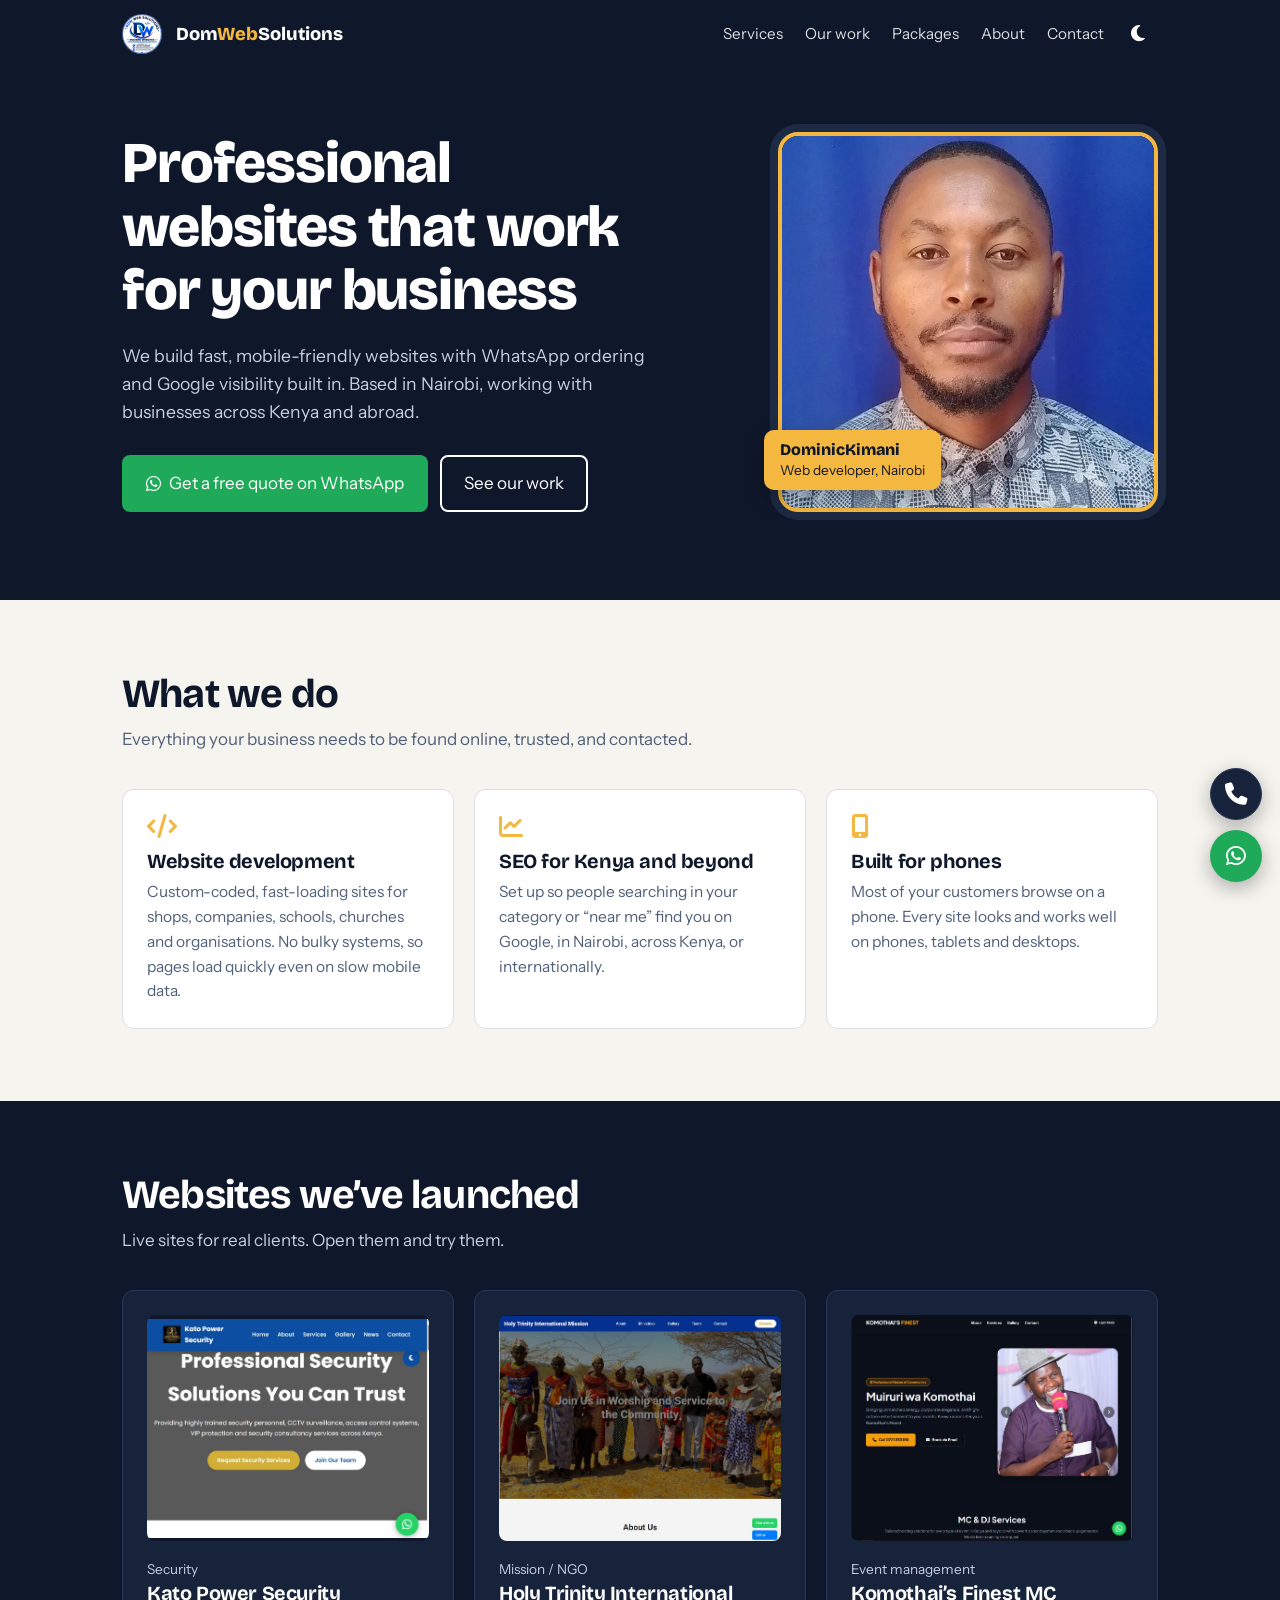
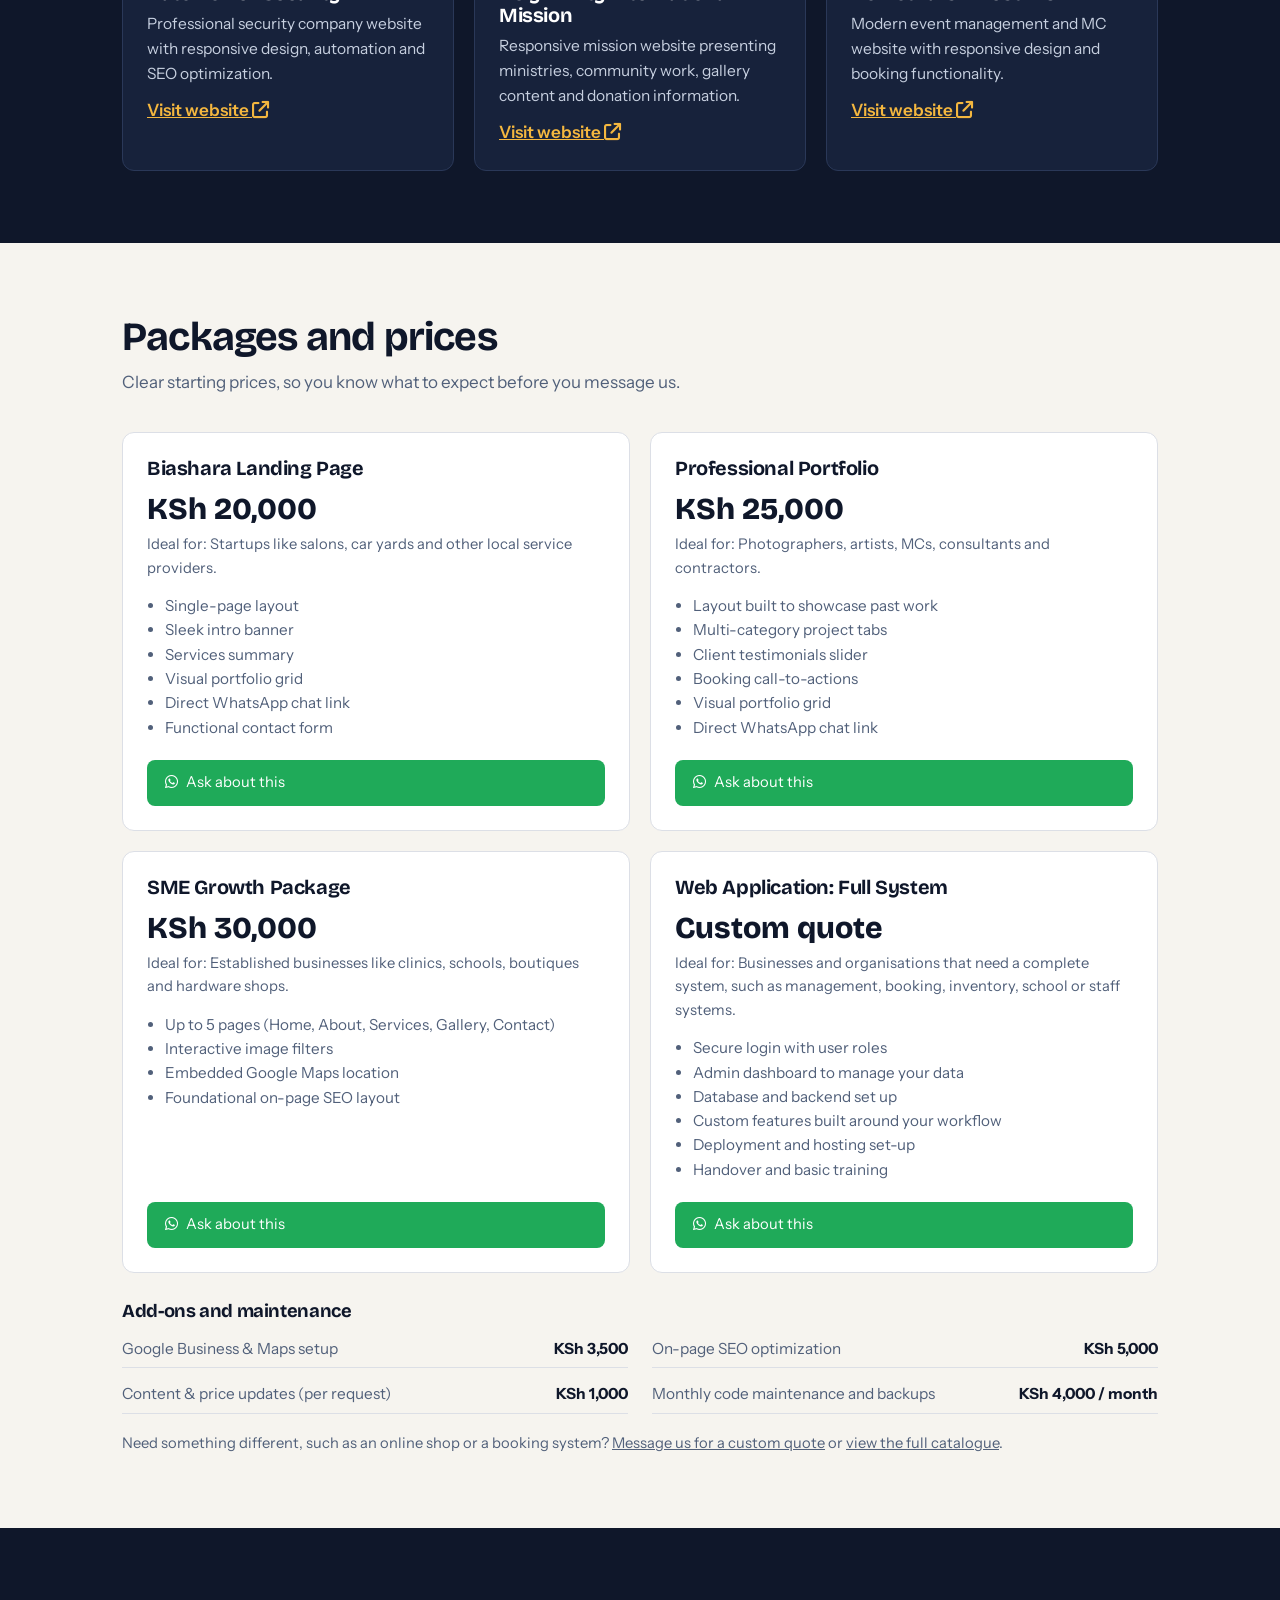
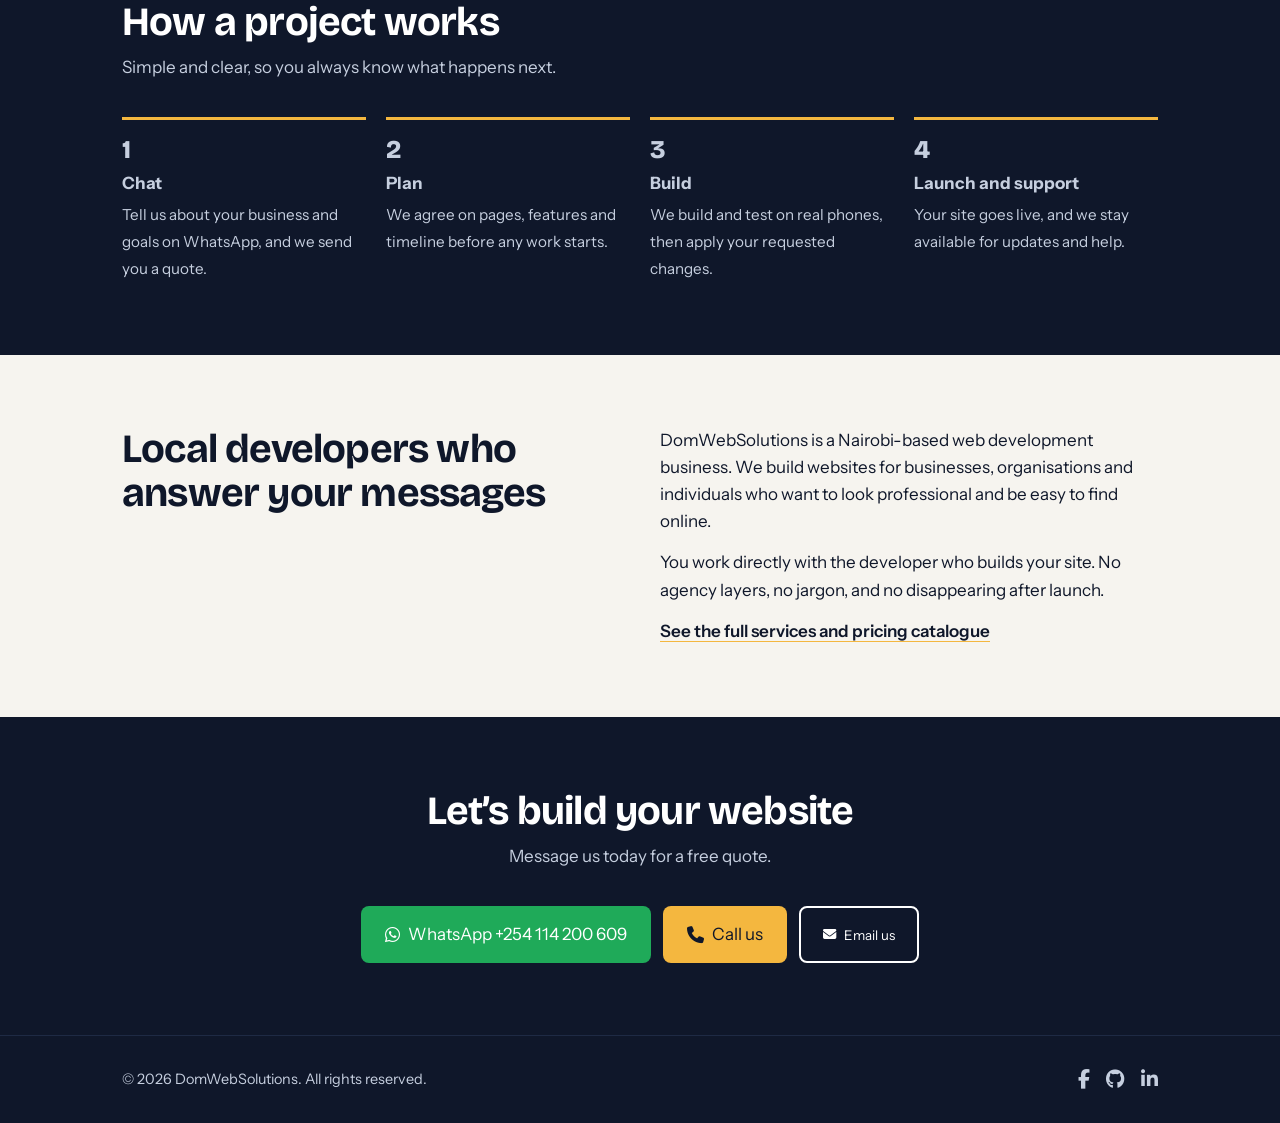
<file: index.html>
<!doctype html>
<html lang="en-KE" data-theme="light">
<head>
<meta charset="UTF-8" />
<meta name="viewport" content="width=device-width, initial-scale=1.0" />
<title>Web Design & SEO in Kenya | DomWebSolutions</title>
<meta name="description" content="DomWebSolutions builds fast, mobile-friendly websites for Kenyan businesses that turn visitors into WhatsApp orders and calls. Web design, SEO and support. Get a free quote." />
<link rel="canonical" href="https://domwebsolutions.online/" />
<meta property="og:title" content="DomWebSolutions | Websites that bring Kenyan businesses customers" />
<meta property="og:description" content="Fast, mobile-friendly websites and SEO for businesses in Kenya and worldwide." />
<meta property="og:type" content="website" />
<meta property="og:image" content="https://domwebsolutions.online/images/og-image.jpg" />
<meta name="theme-color" content="#0f172a" />
<link rel="icon" href="images/favicon.webp" type="image/webp" sizes="96x96" />
<link rel="apple-touch-icon" href="images/favicon.webp" />
<script>(function(){try{document.documentElement.setAttribute('data-theme',localStorage.getItem('theme')||'light')}catch(e){}})();</script>
<link rel="preconnect" href="https://fonts.googleapis.com" />
<link rel="preconnect" href="https://fonts.gstatic.com" crossorigin />
<link href="https://fonts.googleapis.com/css2?family=Bricolage+Grotesque:wght@600;800&family=Instrument+Sans:wght@400;500;600&display=swap" rel="stylesheet" />
<link rel="stylesheet" href="styles/general.css" />
<link rel="stylesheet" href="https://cdnjs.cloudflare.com/ajax/libs/font-awesome/6.7.2/css/all.min.css" />
<script type="application/ld+json">{"@context":"https://schema.org","@type":"ProfessionalService","name":"DomWebSolutions","url":"https://domwebsolutions.online/","telephone":"+254114200609","email":"domwebservices@gmail.com","areaServed":["Kenya","Worldwide"],"description":"Web development, responsive design and SEO for businesses in Kenya and worldwide."}</script>
</head>
<body>
<header class="navbar"><div class="container nav-container">
<img class="header-logo" src="images/domweblogo.webp" alt="DomWebSolutions logo" width="40" height="40" />
<a href="index.html" class="logo">Dom<span>Web</span>Solutions</a>
<nav class="nav-menu" id="nav-menu" aria-label="Main">
<a href="index.html#services" class="nav-link">Services</a>
<a href="index.html#portfolio" class="nav-link">Our work</a>
<a href="index.html#packages" class="nav-link">Packages</a>
<a href="index.html#about" class="nav-link">About</a>
<a href="index.html#contact" class="nav-link">Contact</a>
</nav>
<button id="theme-toggle" aria-label="Toggle dark and light mode"><i class="fa-solid fa-moon"></i></button>
<button id="mobile-menu-btn" class="mobile-menu-btn" aria-label="Toggle navigation menu" aria-controls="nav-menu"><i class="fa-solid fa-bars"></i></button>
</div></header>
<main>

<section id="hero" class="hero"><div class="container hero-content">
<div>
<h1>Professional websites that work for your business</h1>
<p>We build fast, mobile-friendly websites with WhatsApp ordering and Google visibility built in. Based in Nairobi, working with businesses across Kenya and abroad.</p>
<div class="hero-buttons">
<a class="btn btn-wa" href="https://wa.me/254114200609?text=Hello%20DomWebSolutions%2C%20I%20would%20like%20a%20quote%20for%20a%20website." target="_blank" rel="noopener noreferrer"><i class="fa-brands fa-whatsapp"></i> Get a free quote on WhatsApp</a>
<a class="btn btn-ghost" href="#portfolio">See our work</a>
</div></div>
<figure class="hero-photo">
<img src="images/founder.webp" alt="Founder of DomWebSolutions, web developer in Nairobi" width="380" height="380" fetchpriority="high" decoding="async" />
<figcaption><strong>DominicKimani</strong><span>Web developer, Nairobi</span></figcaption>
</figure>
</div></div></section>

<section id="services"><div class="container">
<h2>What we do</h2>
<p class="lead">Everything your business needs to be found online, trusted, and contacted.</p>
<div class="grid">
<div class="card"><i class="fa-solid fa-code"></i><h3>Website development</h3><p>Custom-coded, fast-loading sites for shops, companies, schools, churches and organisations. No bulky systems, so pages load quickly even on slow mobile data.</p></div>
<div class="card"><i class="fa-solid fa-chart-line"></i><h3>SEO for Kenya and beyond</h3><p>Set up so people searching in your category or “near me” find you on Google, in Nairobi, across Kenya, or internationally.</p></div>
<div class="card"><i class="fa-solid fa-mobile-screen-button"></i><h3>Built for phones</h3><p>Most of your customers browse on a phone. Every site looks and works well on phones, tablets and desktops.</p></div>
</div></div></section>

<section id="portfolio" class="dark"><div class="container">
<h2>Websites we’ve launched</h2>
<p class="lead">Live sites for real clients. Open them and try them.</p>
<div class="grid"><div class="card work"><img src="images/katopower.webp" alt="Kato Power Security website" loading="lazy" decoding="async" width="640" height="512" /><span class="tag">Security</span><h3>Kato Power Security</h3><p>Professional security company website with responsive design, automation and SEO optimization.</p><a class="v" href="https://katopowersecurity.com/" target="_blank" rel="noopener noreferrer">Visit website <i class="fa-solid fa-arrow-up-right-from-square"></i></a></div><div class="card work"><img src="images/holy trinity.webp" alt="Holy Trinity International Mission website" loading="lazy" decoding="async" width="640" height="512" /><span class="tag">Mission / NGO</span><h3>Holy Trinity International Mission</h3><p>Responsive mission website presenting ministries, community work, gallery content and donation information.</p><a class="v" href="https://holytrinityinternationalmission.org/" target="_blank" rel="noopener noreferrer">Visit website <i class="fa-solid fa-arrow-up-right-from-square"></i></a></div><div class="card work"><img src="images/komothai.webp" alt="Komothai’s Finest MC website" loading="lazy" decoding="async" width="640" height="512" /><span class="tag">Event management</span><h3>Komothai’s Finest MC</h3><p>Modern event management and MC website with responsive design and booking functionality.</p><a class="v" href="https://komothaifinestmc.site/" target="_blank" rel="noopener noreferrer">Visit website <i class="fa-solid fa-arrow-up-right-from-square"></i></a></div></div></div></section>

<section id="packages"><div class="container">
<h2>Packages and prices</h2>
<p class="lead">Clear starting prices, so you know what to expect before you message us.</p>
<div class="grid pkgs"><div class="card pkg"><h3>Biashara Landing Page</h3><div class="price">KSh 20,000</div><p class="ideal">Ideal for: Startups like salons, car yards and other local service providers.</p><ul><li>Single-page layout</li><li>Sleek intro banner</li><li>Services summary</li><li>Visual portfolio grid</li><li>Direct WhatsApp chat link</li><li>Functional contact form</li></ul><a class="btn btn-wa btn-sm" href="https://wa.me/254114200609?text=Hello%20DomWebSolutions%2C%20I%20am%20interested%20in%20the%20Biashara%20Landing%20Page%20(KSh%2015%2C000)." target="_blank" rel="noopener noreferrer"><i class="fa-brands fa-whatsapp"></i> Ask about this</a></div><div class="card pkg"><h3>Professional Portfolio</h3><div class="price">KSh 25,000</div><p class="ideal">Ideal for: Photographers, artists, MCs, consultants and contractors.</p><ul><li>Layout built to showcase past work</li><li>Multi-category project tabs</li><li>Client testimonials slider</li><li>Booking call-to-actions</li><li>Visual portfolio grid</li><li>Direct WhatsApp chat link</li></ul><a class="btn btn-wa btn-sm" href="https://wa.me/254114200609?text=Hello%20DomWebSolutions%2C%20I%20am%20interested%20in%20the%20Professional%20Portfolio%20(KSh%2020%2C000)." target="_blank" rel="noopener noreferrer"><i class="fa-brands fa-whatsapp"></i> Ask about this</a></div><div class="card pkg"><h3>SME Growth Package</h3><div class="price">KSh 30,000</div><p class="ideal">Ideal for: Established businesses like clinics, schools, boutiques and hardware shops.</p><ul><li>Up to 5 pages (Home, About, Services, Gallery, Contact)</li><li>Interactive image filters</li><li>Embedded Google Maps location</li><li>Foundational on-page SEO layout</li></ul><a class="btn btn-wa btn-sm" href="https://wa.me/254114200609?text=Hello%20DomWebSolutions%2C%20I%20am%20interested%20in%20the%20SME%20Growth%20Package%20(KSh%2025%2C000)." target="_blank" rel="noopener noreferrer"><i class="fa-brands fa-whatsapp"></i> Ask about this</a></div><div class="card pkg"><h3>Web Application: Full System</h3><div class="price">Custom quote</div><p class="ideal">Ideal for: Businesses and organisations that need a complete system, such as management, booking, inventory, school or staff systems.</p><ul><li>Secure login with user roles</li><li>Admin dashboard to manage your data</li><li>Database and backend set up</li><li>Custom features built around your workflow</li><li>Deployment and hosting set-up</li><li>Handover and basic training</li></ul><a class="btn btn-wa btn-sm" href="https://wa.me/254114200609?text=Hello%20DomWebSolutions%2C%20I%20am%20interested%20in%20the%20Web%20Application%20Full%20System%20package." target="_blank" rel="noopener noreferrer"><i class="fa-brands fa-whatsapp"></i> Ask about this</a></div></div>
<div class="addons"><h3>Add-ons and maintenance</h3><ul><li><span>Google Business & Maps setup</span><b>KSh 3,500</b></li><li><span>On-page SEO optimization</span><b>KSh 5,000</b></li><li><span>Content & price updates (per request)</span><b>KSh 1,000</b></li><li><span>Monthly code maintenance and backups</span><b>KSh 4,000 / month</b></li></ul></div>
<p class="note">Need something different, such as an online shop or a booking system? <a href="https://wa.me/254114200609?text=Hello%20DomWebSolutions%2C%20I%20need%20a%20custom%20website%20quote." target="_blank" rel="noopener noreferrer">Message us for a custom quote</a> or <a href="catalogue.html">view the full catalogue</a>.</p>
</div></section>

<section class="dark"><div class="container">
<h2>How a project works</h2>
<p class="lead">Simple and clear, so you always know what happens next.</p>
<ol class="steps">
<li><b>Chat</b><span>Tell us about your business and goals on WhatsApp, and we send you a quote.</span></li>
<li><b>Plan</b><span>We agree on pages, features and timeline before any work starts.</span></li>
<li><b>Build</b><span>We build and test on real phones, then apply your requested changes.</span></li>
<li><b>Launch and support</b><span>Your site goes live, and we stay available for updates and help.</span></li>
</ol></div></section>

<section id="about" class="about"><div class="container about-container">
<h2>Local developers who answer your messages</h2>
<div>
<p>DomWebSolutions is a Nairobi-based web development business. We build websites for businesses, organisations and individuals who want to look professional and be easy to find online.</p>
<p>You work directly with the developer who builds your site. No agency layers, no jargon, and no disappearing after launch.</p>
<p><a href="catalogue.html">See the full services and pricing catalogue</a></p>
</div></div></section>

<section id="contact" class="contact dark"><div class="container">
<h2>Let’s build your website</h2>
<p class="lead">Message us today for a free quote.</p>
<div class="contact-buttons">
<a class="btn btn-wa" href="https://wa.me/254114200609?text=Hello%20DomWebSolutions%2C%20I%20would%20like%20a%20quote%20for%20a%20website." target="_blank" rel="noopener noreferrer"><i class="fa-brands fa-whatsapp"></i> WhatsApp +254 114 200 609</a>
<a class="btn btn-gold" href="tel:+254114200609"><i class="fa-solid fa-phone"></i> Call us</a>
<button type="button" class="btn btn-ghost" id="email-link" aria-expanded="false" aria-controls="compose"><i class="fa-solid fa-envelope"></i> Email us</button>
</div>
<div id="compose" class="compose" hidden>
<form id="compose-form" class="contact-form" novalidate>
<button type="button" id="compose-close" class="email-form-close" aria-label="Close email panel">&times;</button>
<h3>Write your message</h3>
<label>Your name<input type="text" id="c-name" autocomplete="name" placeholder="e.g. Jane Wanjiku" required /></label>
<label>What do you need?
<select id="c-topic">
<option>Website quote</option><option>Web application / full system</option><option>SEO and Google visibility</option><option>Website maintenance</option><option>Something else</option>
</select></label>
<label>Message<textarea id="c-message" rows="5" placeholder="Tell us about your business and what you need" required></textarea></label>
<button type="submit" class="btn btn-wa" id="compose-send"><i class="fa-solid fa-paper-plane"></i> <span id="compose-send-label">Send</span></button>
<p id="compose-status" class="compose-status" role="status" aria-live="polite"></p>
</form>
<div id="compose-thanks" class="compose-thanks" role="status" aria-live="polite" hidden><i class="fa-solid fa-circle-check"></i><h3>Thank you!</h3><p>Your message is ready in your email. Press Send there to complete it.</p></div>
</div>
</div></section>
</main>
<footer class="footer"><div class="container footer-content">
<p>&copy; 2026 DomWebSolutions. All rights reserved.</p>
<div class="social-links">
<a href="https://www.facebook.com/profile.php?id=61593359211666&__tn__=%3C%3C*F" target="_blank" rel="noopener noreferrer" aria-label="Facebook"><i class="fa-brands fa-facebook-f"></i></a>
<a href="https://github.com/domgit2017" target="_blank" rel="noopener noreferrer" aria-label="GitHub"><i class="fa-brands fa-github"></i></a>
<a href="https://ke.linkedin.com/in/dominic-kimani-03234b9b" target="_blank" rel="noopener noreferrer" aria-label="LinkedIn"><i class="fa-brands fa-linkedin-in"></i></a>
</div></div></footer>
<div class="floating-actions">
<a href="tel:+254114200609" class="floating-btn phone-btn" aria-label="Call DomWebSolutions"><i class="fa-solid fa-phone"></i></a>
<a href="https://wa.me/254114200609?text=Hello%20DomWebSolutions%2C%20I%20would%20like%20to%20inquire%20about%20your%20web%20development%20services." class="floating-btn whatsapp-btn" target="_blank" rel="noopener noreferrer" aria-label="Chat with DomWebSolutions on WhatsApp"><i class="fa-brands fa-whatsapp"></i></a>
</div>
<script src="scripts/general.js"></script>
</body>
</html>
</file>
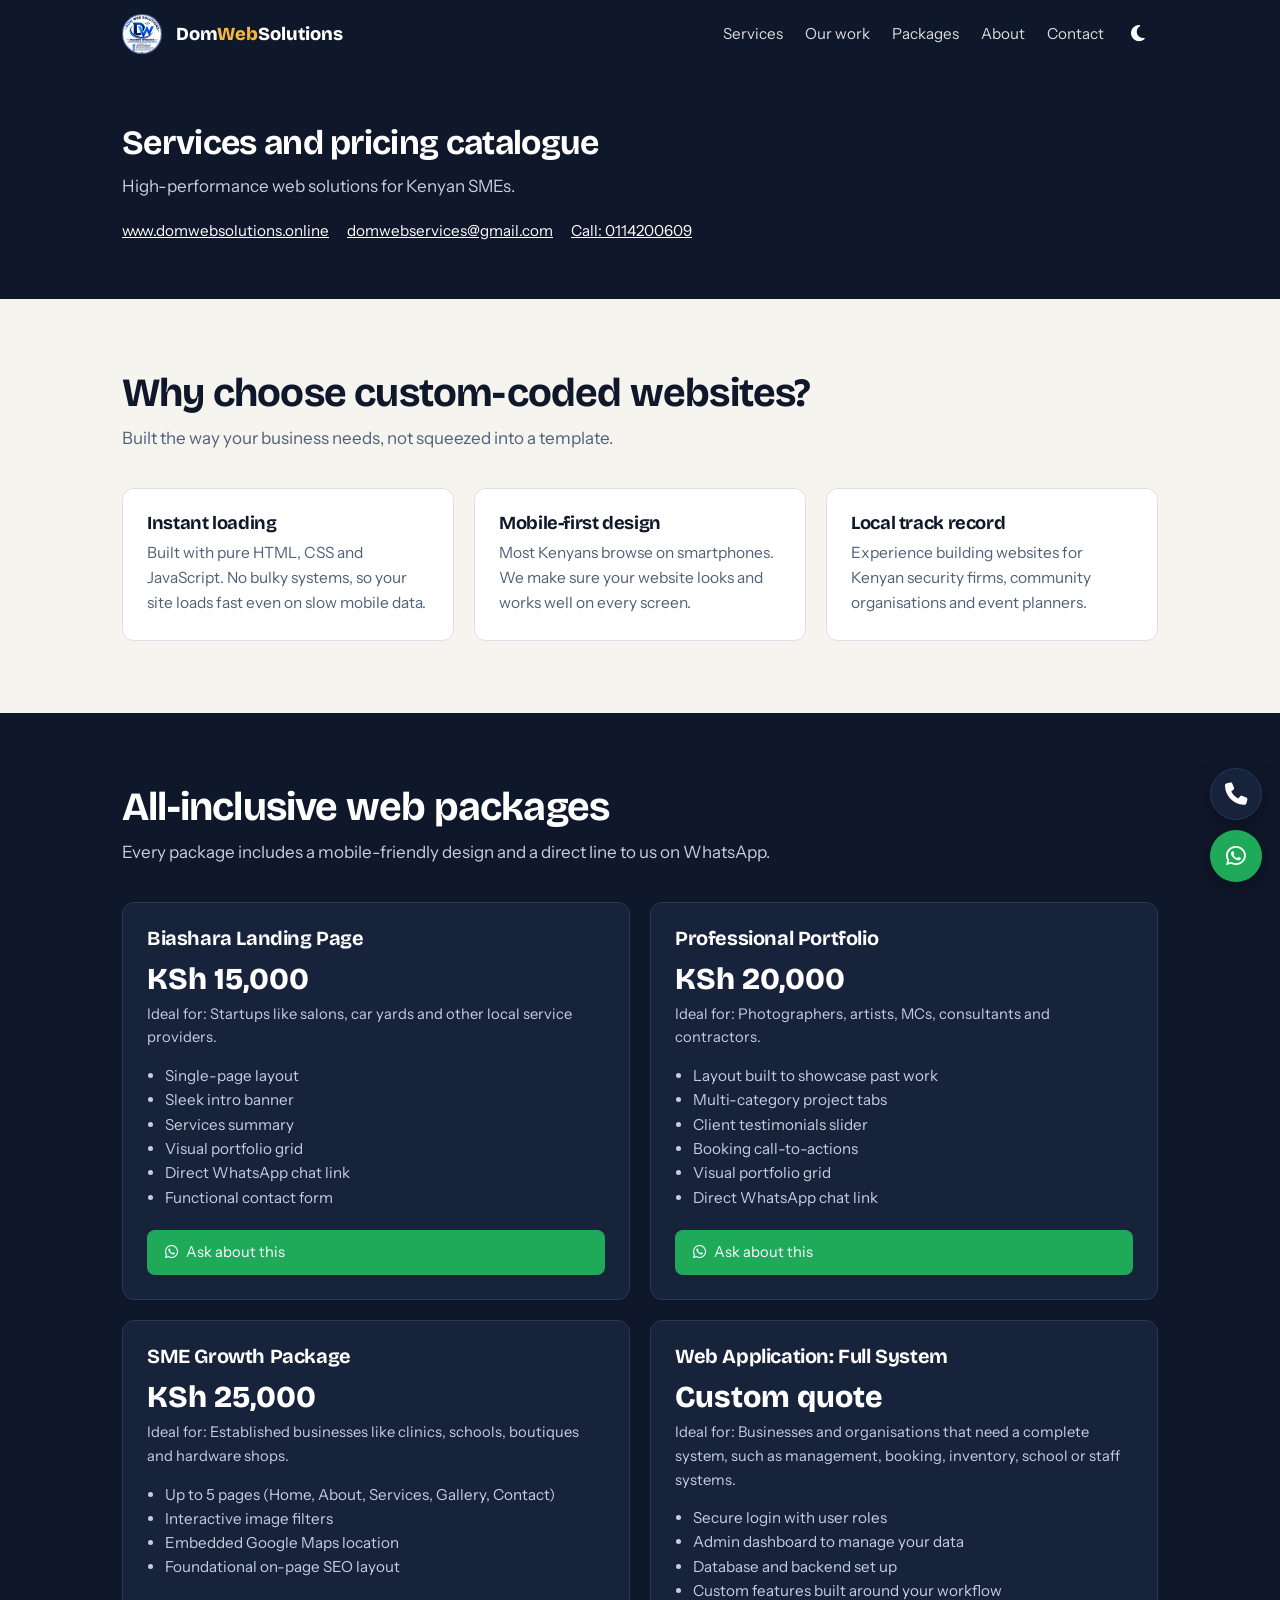
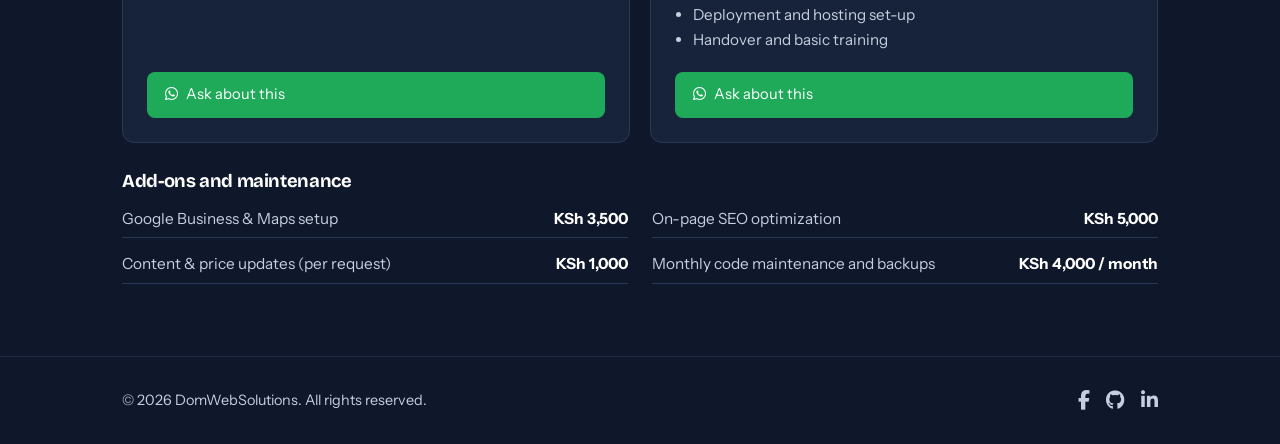
<file: catalogue.html>
<!doctype html>
<html lang="en-KE" data-theme="light">
<head>
<meta charset="UTF-8" />
<meta name="viewport" content="width=device-width, initial-scale=1.0" />
<title>Services & Pricing Catalogue | DomWebSolutions</title>
<meta name="description" content="Website packages and prices from DomWebSolutions: landing pages from KSh 15,000, portfolio sites, SME packages, SEO and maintenance for Kenyan businesses." />
<link rel="canonical" href="https://domwebsolutions.online/catalogue.html" />
<meta property="og:title" content="Services & Pricing Catalogue | DomWebSolutions" />
<meta property="og:description" content="Website packages, add-ons and maintenance for Kenyan businesses." />
<meta property="og:type" content="website" />
<meta property="og:image" content="https://domwebsolutions.online/images/og-image.jpg" />
<meta name="theme-color" content="#0f172a" />
<link rel="icon" href="images/favicon.webp" type="image/webp" sizes="96x96" />
<link rel="apple-touch-icon" href="images/favicon.webp" />
<script>(function(){try{document.documentElement.setAttribute('data-theme',localStorage.getItem('theme')||'light')}catch(e){}})();</script>
<link rel="preconnect" href="https://fonts.googleapis.com" />
<link rel="preconnect" href="https://fonts.gstatic.com" crossorigin />
<link href="https://fonts.googleapis.com/css2?family=Bricolage+Grotesque:wght@600;800&family=Instrument+Sans:wght@400;500;600&display=swap" rel="stylesheet" />
<link rel="stylesheet" href="styles/general.css" />
<link rel="stylesheet" href="https://cdnjs.cloudflare.com/ajax/libs/font-awesome/6.7.2/css/all.min.css" />
</head>
<body>
<header class="navbar"><div class="container nav-container">
<img class="header-logo" src="images/domweblogo.webp" alt="DomWebSolutions logo" width="40" height="40" />
<a href="index.html" class="logo">Dom<span>Web</span>Solutions</a>
<nav class="nav-menu" id="nav-menu" aria-label="Main">
<a href="index.html#services" class="nav-link">Services</a>
<a href="index.html#portfolio" class="nav-link">Our work</a>
<a href="index.html#packages" class="nav-link">Packages</a>
<a href="index.html#about" class="nav-link">About</a>
<a href="index.html#contact" class="nav-link">Contact</a>
</nav>
<button id="theme-toggle" aria-label="Toggle dark and light mode"><i class="fa-solid fa-moon"></i></button>
<button id="mobile-menu-btn" class="mobile-menu-btn" aria-label="Toggle navigation menu" aria-controls="nav-menu"><i class="fa-solid fa-bars"></i></button>
</div></header>
<main>

<div class="page-head"><div class="container">
<h1>Services and pricing catalogue</h1>
<p>High-performance web solutions for Kenyan SMEs.</p>
<div class="links">
<a href="https://domwebsolutions.online">www.domwebsolutions.online</a>
<a href="mailto:domwebservices@gmail.com?subject=Website%20enquiry%20from%20domwebsolutions.online&amp;body=Hello%20DomWebSolutions%2C%0D%0A%0D%0AI%20would%20like%20a%20quote%20for%20a%20website.%0D%0A%0D%0AName%3A%0D%0ABusiness%3A%0D%0AWhat%20I%20need%3A%0D%0A">domwebservices@gmail.com</a>
<a href="tel:+254114200609">Call: 0114200609</a>
</div></div></div>

<section><div class="container">
<h2>Why choose custom-coded websites?</h2>
<p class="lead">Built the way your business needs, not squeezed into a template.</p>
<div class="grid">
<div class="card why-item"><h3>Instant loading</h3><p>Built with pure HTML, CSS and JavaScript. No bulky systems, so your site loads fast even on slow mobile data.</p></div>
<div class="card why-item"><h3>Mobile-first design</h3><p>Most Kenyans browse on smartphones. We make sure your website looks and works well on every screen.</p></div>
<div class="card why-item"><h3>Local track record</h3><p>Experience building websites for Kenyan security firms, community organisations and event planners.</p></div>
</div></div></section>

<section class="dark" id="packages"><div class="container">
<h2>All-inclusive web packages</h2>
<p class="lead">Every package includes a mobile-friendly design and a direct line to us on WhatsApp.</p>
<div class="grid pkgs"><div class="card pkg"><h3>Biashara Landing Page</h3><div class="price">KSh 15,000</div><p class="ideal">Ideal for: Startups like salons, car yards and other local service providers.</p><ul><li>Single-page layout</li><li>Sleek intro banner</li><li>Services summary</li><li>Visual portfolio grid</li><li>Direct WhatsApp chat link</li><li>Functional contact form</li></ul><a class="btn btn-wa btn-sm" href="https://wa.me/254114200609?text=Hello%20DomWebSolutions%2C%20I%20am%20interested%20in%20the%20Biashara%20Landing%20Page%20(KSh%2015%2C000)." target="_blank" rel="noopener noreferrer"><i class="fa-brands fa-whatsapp"></i> Ask about this</a></div><div class="card pkg"><h3>Professional Portfolio</h3><div class="price">KSh 20,000</div><p class="ideal">Ideal for: Photographers, artists, MCs, consultants and contractors.</p><ul><li>Layout built to showcase past work</li><li>Multi-category project tabs</li><li>Client testimonials slider</li><li>Booking call-to-actions</li><li>Visual portfolio grid</li><li>Direct WhatsApp chat link</li></ul><a class="btn btn-wa btn-sm" href="https://wa.me/254114200609?text=Hello%20DomWebSolutions%2C%20I%20am%20interested%20in%20the%20Professional%20Portfolio%20(KSh%2020%2C000)." target="_blank" rel="noopener noreferrer"><i class="fa-brands fa-whatsapp"></i> Ask about this</a></div><div class="card pkg"><h3>SME Growth Package</h3><div class="price">KSh 25,000</div><p class="ideal">Ideal for: Established businesses like clinics, schools, boutiques and hardware shops.</p><ul><li>Up to 5 pages (Home, About, Services, Gallery, Contact)</li><li>Interactive image filters</li><li>Embedded Google Maps location</li><li>Foundational on-page SEO layout</li></ul><a class="btn btn-wa btn-sm" href="https://wa.me/254114200609?text=Hello%20DomWebSolutions%2C%20I%20am%20interested%20in%20the%20SME%20Growth%20Package%20(KSh%2025%2C000)." target="_blank" rel="noopener noreferrer"><i class="fa-brands fa-whatsapp"></i> Ask about this</a></div><div class="card pkg"><h3>Web Application: Full System</h3><div class="price">Custom quote</div><p class="ideal">Ideal for: Businesses and organisations that need a complete system, such as management, booking, inventory, school or staff systems.</p><ul><li>Secure login with user roles</li><li>Admin dashboard to manage your data</li><li>Database and backend set up</li><li>Custom features built around your workflow</li><li>Deployment and hosting set-up</li><li>Handover and basic training</li></ul><a class="btn btn-wa btn-sm" href="https://wa.me/254114200609?text=Hello%20DomWebSolutions%2C%20I%20am%20interested%20in%20the%20Web%20Application%20Full%20System%20package." target="_blank" rel="noopener noreferrer"><i class="fa-brands fa-whatsapp"></i> Ask about this</a></div></div>
<div class="addons"><h3>Add-ons and maintenance</h3><ul><li><span>Google Business & Maps setup</span><b>KSh 3,500</b></li><li><span>On-page SEO optimization</span><b>KSh 5,000</b></li><li><span>Content & price updates (per request)</span><b>KSh 1,000</b></li><li><span>Monthly code maintenance and backups</span><b>KSh 4,000 / month</b></li></ul></div>
</div></section>
</main>
<footer class="footer"><div class="container footer-content">
<p>&copy; 2026 DomWebSolutions. All rights reserved.</p>
<div class="social-links">
<a href="https://www.facebook.com/photo/?fbid=122093656497445307&amp;set=a.122093656521445307" target="_blank" rel="noopener noreferrer" aria-label="Facebook"><i class="fa-brands fa-facebook-f"></i></a>
<a href="https://github.com/domgit2017" target="_blank" rel="noopener noreferrer" aria-label="GitHub"><i class="fa-brands fa-github"></i></a>
<a href="https://ke.linkedin.com/in/dominic-kimani-03234b9b" target="_blank" rel="noopener noreferrer" aria-label="LinkedIn"><i class="fa-brands fa-linkedin-in"></i></a>
</div></div></footer>
<div class="floating-actions">
<a href="tel:+254114200609" class="floating-btn phone-btn" aria-label="Call DomWebSolutions"><i class="fa-solid fa-phone"></i></a>
<a href="https://wa.me/254114200609?text=Hello%20DomWebSolutions%2C%20I%20would%20like%20to%20inquire%20about%20your%20web%20development%20services." class="floating-btn whatsapp-btn" target="_blank" rel="noopener noreferrer" aria-label="Chat with DomWebSolutions on WhatsApp"><i class="fa-brands fa-whatsapp"></i></a>
</div>
<script src="scripts/general.js"></script>
</body>
</html>
</file>
<file: styles/general.css>
:root{--navy:#0f172a;--navy2:#17223b;--gold:#f4b73f;--wa:#1faa59;--bg:#f6f4ef;--text:#0f172a;--card:#fff;--mute:#51607a;--line:#dcdfe6;--input:#fff}
html[data-theme="dark"]{--bg:#0b1322;--text:#eef1f6;--card:#131d33;--mute:#a9b6cc;--line:#2a3858;--input:#0f172a}
*,*::before,*::after{box-sizing:border-box;margin:0;padding:0}
[hidden]{display:none!important}
html{scroll-behavior:smooth;-webkit-text-size-adjust:100%;scroll-padding-top:72px}
body{overflow-x:hidden;background:var(--bg);color:var(--text);font:17px/1.6 "Instrument Sans",system-ui,-apple-system,"Segoe UI",Roboto,Arial,sans-serif}
h1,h2,h3{font-family:"Bricolage Grotesque",system-ui,sans-serif;line-height:1.1;letter-spacing:-.02em}
a{color:inherit}
img{max-width:100%;display:block}
:focus-visible{outline:3px solid var(--gold);outline-offset:3px}
.container{max-width:1080px;margin:0 auto;padding:0 22px}
.btn{display:inline-flex;align-items:center;gap:8px;padding:13px 22px;border-radius:8px;font:600 1rem inherit;font-family:inherit;text-decoration:none;border:2px solid transparent;cursor:pointer}
.btn-wa{background:var(--wa);color:#fff}
.btn-gold{background:var(--gold);color:var(--navy)}
.btn-ghost{border-color:currentColor;background:transparent;color:inherit}
.btn-sm{padding:9px 16px;font-size:.92rem}

/* Header */
.navbar{background:var(--navy);color:#fff;position:sticky;top:0;z-index:20}
.nav-container{display:flex;align-items:center;gap:14px;height:68px}
.header-logo{height:40px;width:40px;border-radius:50%}
.logo{font:800 1.15rem "Bricolage Grotesque",sans-serif;text-decoration:none;margin-right:auto}
.logo span{color:var(--gold)}
.nav-menu{display:flex;gap:22px;align-items:center}
.nav-link{text-decoration:none;font-size:.95rem;opacity:.85}
.nav-link:hover{opacity:1}
#theme-toggle,.mobile-menu-btn{background:none;border:0;color:#fff;font-size:1.15rem;cursor:pointer;width:40px;height:40px;border-radius:8px}
.mobile-menu-btn{display:none}

/* Hero */
.hero{background:var(--navy);color:#fff;padding:64px 0 88px}
.hero-content{display:grid;grid-template-columns:1.15fr .85fr;gap:48px;align-items:center}
.hero h1{font-size:clamp(2.2rem,5vw,3.6rem);font-weight:800}
.hero p{margin:20px 0 28px;color:#c6cfdf;max-width:46ch;font-size:1.1rem}
.hero-buttons{display:flex;gap:12px;flex-wrap:wrap}
.hero-photo{position:relative;max-width:380px;margin-left:auto}
.hero-photo img{width:100%;height:auto;aspect-ratio:1;object-fit:cover;border-radius:20px;border:4px solid var(--gold);box-shadow:0 0 0 8px #1e2a44}
.hero-photo figcaption{position:absolute;left:-14px;bottom:22px;background:var(--gold);color:var(--navy);padding:10px 16px;border-radius:10px;box-shadow:0 8px 20px rgba(0,0,0,.3);line-height:1.25}
.hero-photo figcaption strong{display:block;font:800 1rem "Bricolage Grotesque",sans-serif}
.hero-photo figcaption span{font-size:.85rem}

/* Sections */
section{padding:72px 0}
section h2{font-size:clamp(1.8rem,3.6vw,2.5rem);margin-bottom:10px}
.lead{color:var(--mute);max-width:60ch;margin-bottom:36px}
.dark{background:var(--navy);color:#fff}
.dark .lead{color:#c6cfdf}
.grid{display:grid;grid-template-columns:repeat(3,1fr);gap:20px}
.card{background:var(--card);border:1px solid var(--line);border-radius:12px;padding:24px}
.card h3{font-size:1.25rem;margin-bottom:8px}
.card p{color:var(--mute);font-size:.97rem}
.card>i{font-size:1.5rem;color:var(--gold);margin-bottom:12px;display:block}
.dark .card{background:var(--navy2);border-color:#2a3858}
.dark .card p,.dark li{color:#c6cfdf}

/* Portfolio */
.work img{width:100%;height:auto;aspect-ratio:5/4;object-fit:contain;border-radius:8px;margin-bottom:14px;background:#0f172a}
.work .tag{font-size:.85rem;color:#c6cfdf}
.work .v{display:inline-block;margin-top:10px;font-weight:600;color:var(--gold)}

/* Packages */
.pkg{display:flex;flex-direction:column}
.pkg .price{font:800 1.9rem "Bricolage Grotesque",sans-serif;margin:4px 0 6px}
.pkg .ideal{font-size:.92rem;color:var(--mute);margin-bottom:14px}
.pkg ul{padding-left:18px;margin-bottom:20px;font-size:.95rem;color:var(--mute);flex:1}
.addons{margin-top:28px}
.addons h3{font-size:1.15rem;margin-bottom:10px}
.dark .addons li{border-color:#2a3858}.dark .addons b{color:#fff}.dark .pkg .ideal,.dark .pkg ul{color:#c6cfdf}
.addons ul{list-style:none;display:grid;grid-template-columns:repeat(2,1fr);gap:8px 24px;color:var(--mute);font-size:.96rem}
.addons li{border-bottom:1px solid var(--line);padding:6px 0;display:flex;justify-content:space-between;gap:12px}
.addons b{color:var(--text);white-space:nowrap}
.note{margin-top:18px;font-size:.92rem;color:var(--mute)}

/* Process */
.steps{list-style:none;counter-reset:s;display:grid;grid-template-columns:repeat(4,1fr);gap:20px}
.steps li{counter-increment:s;border-top:3px solid var(--gold);padding-top:14px}
.steps li::before{content:counter(s);font:800 1.6rem "Bricolage Grotesque",sans-serif}
.steps b{display:block;margin:4px 0}
.steps span{color:#c6cfdf;font-size:.95rem}

/* About, contact */
.about-container{display:grid;grid-template-columns:1fr 1fr;gap:40px;align-items:start}
.grid.pkgs{grid-template-columns:repeat(2,1fr)}
.about p+p{margin-top:14px}
.about a{font-weight:600;text-decoration-color:var(--gold);text-underline-offset:4px}
.contact{text-align:center}
.contact .lead{margin-inline:auto}
.contact-buttons{display:flex;gap:12px;justify-content:center;flex-wrap:wrap}
.contact-form{position:relative;display:grid;gap:12px;background:var(--navy2);border:1px solid #2a3858;border-radius:12px;padding:26px}
.contact-form h3{margin-bottom:4px}
.compose{max-width:520px;margin:32px auto 0;text-align:left}
.contact-form label{display:grid;gap:6px;font-size:.9rem;color:#c6cfdf}
.contact-form select,.contact-form input,.contact-form textarea{width:100%;padding:12px 14px;border-radius:8px;border:1px solid #2a3858;background:var(--navy);color:#fff;font:inherit}
.compose-status{min-height:1.4em;font-size:.92rem;color:#c6cfdf;text-align:center}
.contact-form input::placeholder,.contact-form textarea::placeholder{color:#8795ae}
.email-form-close{position:absolute;top:10px;right:14px;background:none;border:0;color:#fff;font-size:1.6rem;cursor:pointer}
.form-actions{display:flex;gap:12px;flex-wrap:wrap}

/* Footer, floating */
.footer{background:var(--navy);color:#c6cfdf;padding:28px 0;font-size:.9rem;border-top:1px solid #1e2a44}
.footer-content{display:flex;justify-content:space-between;align-items:center;flex-wrap:wrap;gap:12px}
.social-links{display:flex;gap:16px;font-size:1.2rem}
.social-links a{text-decoration:none}
.social-links a:hover{color:var(--gold)}
.floating-actions{position:fixed;right:18px;bottom:18px;display:flex;flex-direction:column;gap:10px;z-index:15}
.floating-btn{width:52px;height:52px;border-radius:50%;display:grid;place-items:center;color:#fff;font-size:1.4rem;text-decoration:none;box-shadow:0 6px 20px rgba(0,0,0,.3)}
.whatsapp-btn{background:var(--wa)}
.phone-btn{background:var(--navy2);border:1px solid #2a3858}

/* Catalogue page */
.page-head{background:var(--navy);color:#fff;padding:56px 0}
.page-head p{color:#c6cfdf;margin:12px 0 18px}
.page-head .links{display:flex;gap:18px;flex-wrap:wrap;font-size:.95rem}
.why-item h3{font-size:1.15rem}

@media(max-width:820px){
.hero-content,.about-container{grid-template-columns:1fr}.hero-photo{margin:0 auto;max-width:300px}
.grid,.grid.pkgs,.steps,.addons ul{grid-template-columns:1fr}
section{padding:52px 0}
.mobile-menu-btn{display:block}
.nav-menu{display:none;position:absolute;top:68px;left:0;right:0;background:var(--navy);flex-direction:column;align-items:flex-start;padding:16px 22px 22px;gap:14px;border-top:1px solid #1e2a44}
.nav-menu.active{display:flex}
}
@media(prefers-reduced-motion:reduce){html{scroll-behavior:auto}}

.compose-thanks{background:var(--navy2);border:1px solid #2a3858;border-radius:12px;padding:32px 26px;text-align:center}
.compose-thanks i{font-size:2.4rem;color:var(--wa);margin-bottom:10px}
.compose-thanks p{color:#c6cfdf;margin-top:6px}
</file>
